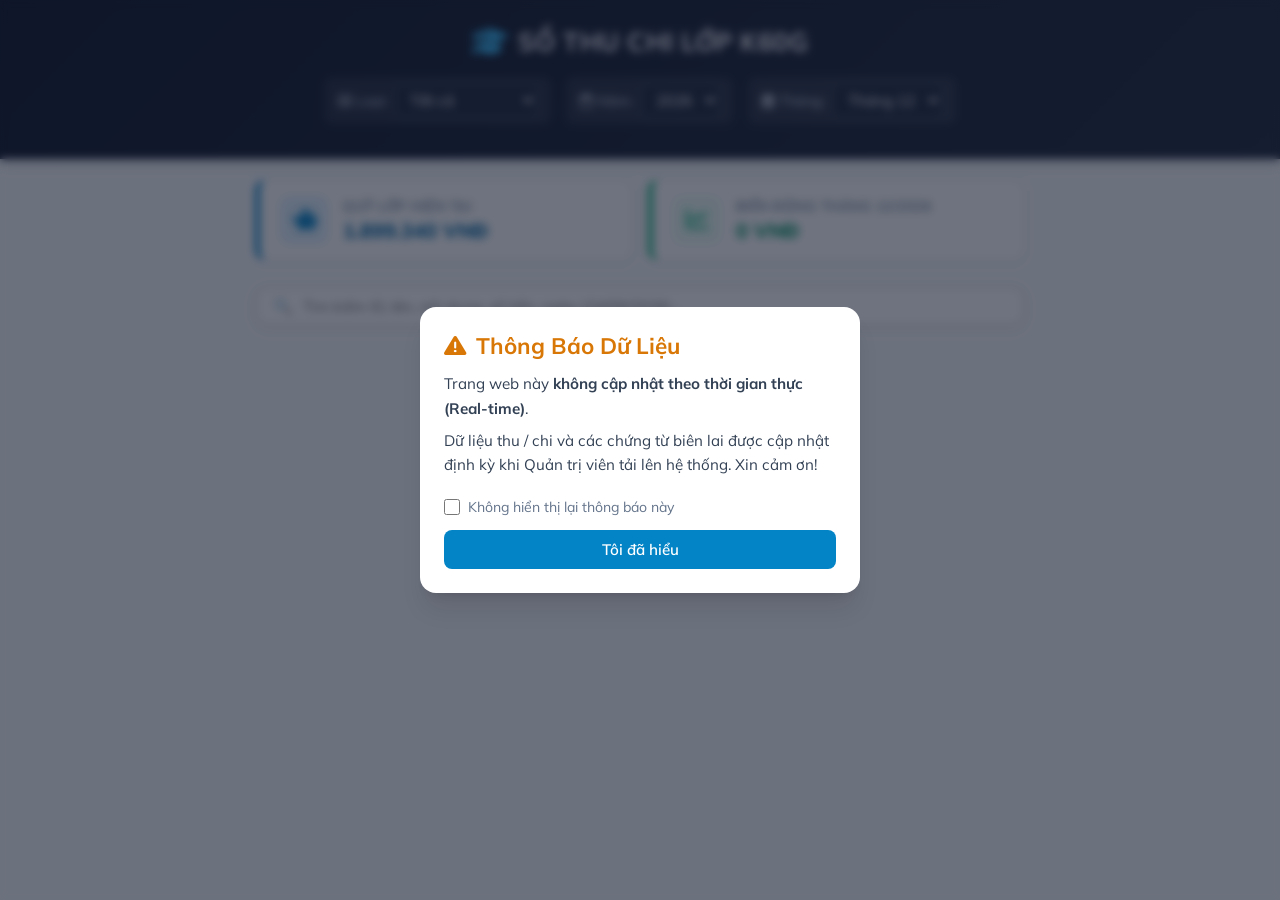
<file: index.html>
<!doctype html>
<html lang="vi">
  <head>
    <meta charset="UTF-8" />
    <meta name="viewport" content="width=device-width, initial-scale=1.0" />

    <!-- Khai báo các thẻ Meta ngăn chặn trình duyệt cache file HTML -->
    <meta
      http-equiv="Cache-Control"
      content="no-cache, no-store, must-revalidate"
    />
    <meta http-equiv="Pragma" content="no-cache" />
    <meta http-equiv="Expires" content="0" />

    <link rel="icon" type="image/jpeg" href="assets/favicon.png" />
    <title>Sổ Thu Chi Lớp Học</title>
    <!-- Chèn vào trong thẻ <head> của index.html và pdf-viewer.html -->
    <link rel="preconnect" href="https://fonts.googleapis.com" />
    <link rel="preconnect" href="https://fonts.gstatic.com" crossorigin />
    <link
      href="https://fonts.googleapis.com/css2?family=Mulish:ital,wght@0,300..900;1,300..900&display=swap"
      rel="stylesheet"
    />

    <link rel="stylesheet" href="css/style.css" />
    <!-- FontAwesome icon -->
    <link
      rel="stylesheet"
      href="https://cdnjs.cloudflare.com/ajax/libs/font-awesome/6.4.0/css/all.min.css"
    />
  </head>
  <body>
    <header class="main-header">
      <!-- 1. Tiêu đề Lớp -->
      <div class="class-title-box">
        <i class="fa-solid fa-graduation-cap"></i>
        <h1 id="class-title">SỔ THU CHI LỚP K60G</h1>
      </div>

      <!-- 2. Bộ lọc Loại & Thời gian -->
      <div class="filter-container">
        <div class="filter-group">
          <label for="select-type"
            ><i class="fa-solid fa-list"></i> Loại:</label
          >
          <select id="select-type">
            <option value="all">Tất cả</option>
            <option value="thu">Khoản Thu (+)</option>
            <option value="chi">Khoản Chi (-)</option>
          </select>
        </div>

        <div class="filter-group">
          <label for="select-year"
            ><i class="fa-regular fa-calendar"></i> Năm:</label
          >
          <select id="select-year">
            <option value="2026">2026</option>
            <option value="2027">2027</option>
            <option value="2028">2028</option>
          </select>
        </div>

        <div class="filter-group">
          <label for="select-month"
            ><i class="fa-regular fa-calendar-days"></i> Tháng:</label
          >
          <select id="select-month">
            <option value="1">Tháng 1</option>
            <option value="2">Tháng 2</option>
            <option value="3">Tháng 3</option>
            <option value="4">Tháng 4</option>
            <option value="5">Tháng 5</option>
            <option value="6">Tháng 6</option>
            <option value="7">Tháng 7</option>
            <option value="8">Tháng 8</option>
            <option value="9">Tháng 9</option>
            <option value="10">Tháng 10</option>
            <option value="11">Tháng 11</option>
            <option value="12">Tháng 12</option>
          </select>
        </div>
      </div>
    </header>

    <main class="container">
      <!-- Khối Bảng Thống Kê Tổng Quan -->
      <div class="summary-container">
        <!-- Thẻ 1: Quỹ Hiện Tại (Toàn thời gian - Cố định ở cả Thu & Chi) -->
        <div class="summary-card balance-card">
          <div class="summary-icon"><i class="fa-solid fa-piggy-bank"></i></div>
          <div class="summary-info">
            <span class="summary-label">Quỹ lớp hiện tại</span>
            <span id="total-balance" class="summary-value">0 VNĐ</span>
          </div>
        </div>

        <!-- Thẻ 2: Tổng Thu/Chi của Tháng đang chọn -->
        <div id="monthly-card" class="summary-card monthly-card thu-mode">
          <div class="summary-icon"><i class="fa-solid fa-chart-line"></i></div>
          <div class="summary-info">
            <span id="monthly-label" class="summary-label"
              >Biến động Tháng 9/2026</span
            >
            <span id="monthly-total" class="summary-value">0 VNĐ</span>
          </div>
        </div>
      </div>

      <!-- Khối thanh tìm kiếm -->
      <div class="search-box-container" id="searchBoxContainer">
        <div class="search-input-wrapper">
          <span class="search-icon">🔍</span>
          <input
            type="text"
            id="searchInput"
            placeholder="Tìm kiếm ID, tên, nội dung, số tiền, ngày (24/09/2026)..."
            autocomplete="off"
          />
          <button id="clearSearchBtn" class="clear-btn" style="display: none">
            ✕
          </button>
        </div>
      </div>

      <!-- Danh sách các ô giao dịch Thu / Chi -->
      <div id="transaction-list" class="transaction-list">
        <!-- Dữ liệu JS sẽ đổ vào đây -->
      </div>
    </main>

    <!-- Nút nổi sửa (chỉ hiện khi máy đã lưu cấu hình repo) -->
    <a
      href="admin.html"
      id="adminFloatBtn"
      class="admin-float-btn"
      title="Chỉnh sửa dữ liệu"
      hidden
    >
      <i class="fa-solid fa-pen"></i>
    </a>

    <!-- Script tạo link tải file động chống Cache hoàn toàn -->
    <script>
      const ts = new Date().getTime(); // Mốc thời gian độc nhất

      const dataScript = document.createElement("script");
      dataScript.src = "js/data.js?v=" + ts;

      dataScript.onload = () => {
        const mainScript = document.createElement("script");
        mainScript.src = "js/main.js?v=" + ts;
        document.body.appendChild(mainScript);
      };

      document.body.appendChild(dataScript);
    </script>

    <!-- Pop-up Thông báo Dữ liệu -->
    <div id="noticeModal" class="modal-overlay">
      <div class="modal-card">
        <div class="modal-header">
          <i class="fa-solid fa-triangle-exclamation"></i>
          <h3>Thông Báo Dữ Liệu</h3>
        </div>
        <div class="modal-body">
          <p>
            Trang web này
            <strong>không cập nhật theo thời gian thực (Real-time)</strong>.
          </p>
          <p>
            Dữ liệu thu / chi và các chứng từ biên lai được cập nhật định kỳ khi
            Quản trị viên tải lên hệ thống. Xin cảm ơn!
          </p>
        </div>
        <div class="modal-footer">
          <label class="checkbox-label">
            <input type="checkbox" id="dontShowAgain" />
            <span>Không hiển thị lại thông báo này</span>
          </label>
          <button id="closeNoticeBtn" class="btn-close-modal">
            Tôi đã hiểu
          </button>
        </div>
      </div>
    </div>
  </body>
</html>
</file>
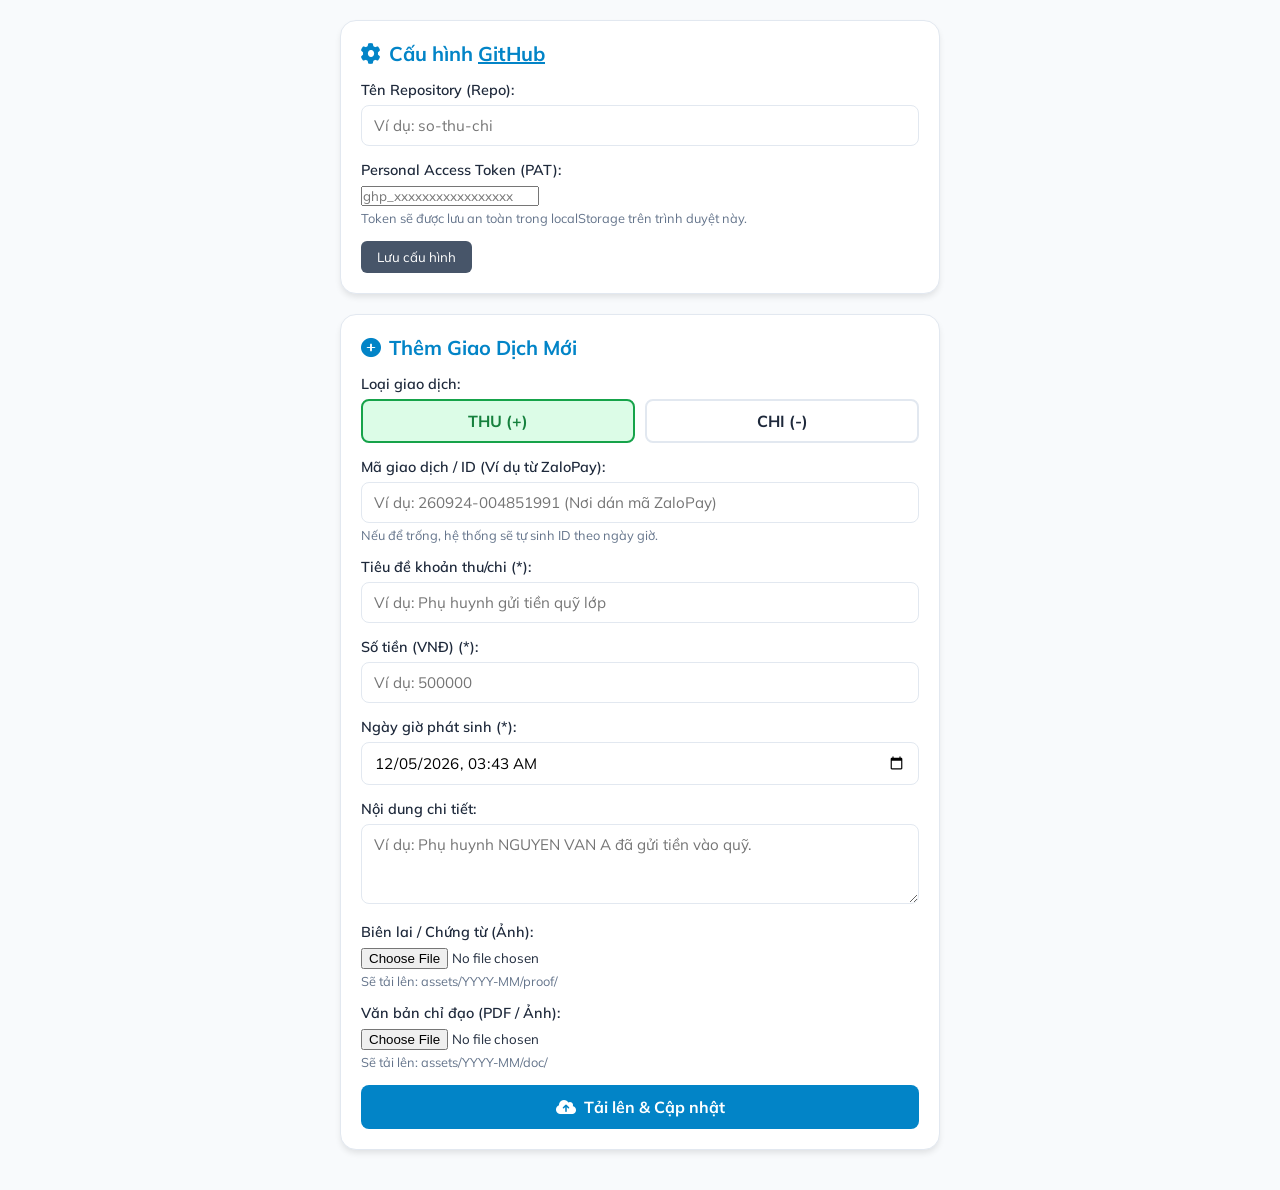
<file: admin.html>
<!doctype html>
<html lang="vi">
  <head>
    <meta charset="UTF-8" />
    <link rel="icon" type="image/jpeg" href="assets/favicon.png" />
    <meta name="viewport" content="width=device-width, initial-scale=1.0" />
    <title>Quản Lý Thu Chi - Thêm Giao Dịch</title>
    <link rel="preconnect" href="https://fonts.googleapis.com" />
    <link rel="preconnect" href="https://fonts.gstatic.com" crossorigin />
    <link
      href="https://fonts.googleapis.com/css2?family=Mulish:ital,wght@0,300..900;1,300..900&display=swap"
      rel="stylesheet"
    />
    <link
      rel="stylesheet"
      href="https://cdnjs.cloudflare.com/ajax/libs/font-awesome/6.4.0/css/all.min.css"
    />
    <style>
      :root {
        --primary-color: #0284c7;
        --bg-color: #f8fafc;
        --card-bg: #ffffff;
        --text-color: #1e293b;
        --border-color: #e2e8f0;
      }

      * {
        box-sizing: border-box;
        margin: 0;
        padding: 0;
        font-family: Mulish, sans-serif;
      }
      body {
        background-color: var(--bg-color);
        color: var(--text-color);
        padding: 20px 12px;
      }
      .container {
        max-width: 600px;
        margin: 0 auto;
      }

      .card {
        background: var(--card-bg);
        border-radius: 16px;
        padding: 20px;
        margin-bottom: 20px;
        box-shadow: 0 4px 6px -1px rgba(0, 0, 0, 0.1);
        border: 1px solid var(--border-color);
      }

      h2 {
        font-size: 1.25rem;
        margin-bottom: 15px;
        color: var(--primary-color);
        display: flex;
        align-items: center;
        gap: 8px;
      }
      .form-group {
        margin-bottom: 15px;
      }
      label {
        display: block;
        font-weight: 600;
        margin-bottom: 6px;
        font-size: 0.9rem;
      }
      input[type="text"],
      input[type="number"],
      input[type="datetime-local"],
      select,
      textarea {
        width: 100%;
        padding: 10px 12px;
        border: 1px solid var(--border-color);
        border-radius: 8px;
        font-size: 0.95rem;
        outline: none;
        transition: border-color 0.2s;
      }
      input:focus,
      select:focus,
      textarea:focus {
        border-color: var(--primary-color);
      }
      textarea {
        resize: vertical;
        min-height: 80px;
      }

      .type-selector {
        display: flex;
        gap: 10px;
      }
      .type-btn {
        flex: 1;
        padding: 10px;
        border: 2px solid var(--border-color);
        border-radius: 8px;
        background: white;
        cursor: pointer;
        font-weight: bold;
        text-align: center;
        transition: all 0.2s;
      }
      .type-btn.active.thu {
        background-color: #dcfce7;
        border-color: #16a34a;
        color: #15803d;
      }
      .type-btn.active.chi {
        background-color: #fee2e2;
        border-color: #dc2626;
        color: #b91c1c;
      }

      .btn-submit {
        width: 100%;
        padding: 12px;
        background: var(--primary-color);
        color: white;
        border: none;
        border-radius: 8px;
        font-size: 1rem;
        font-weight: bold;
        cursor: pointer;
        display: flex;
        justify-content: center;
        align-items: center;
        gap: 8px;
      }
      .btn-submit:disabled {
        background: #94a3b8;
        cursor: not-allowed;
      }

      #statusBox {
        display: none;
        padding: 12px;
        border-radius: 8px;
        margin-top: 15px;
        font-size: 0.9rem;
        line-height: 1.4;
      }
      #statusBox.info {
        background: #e0f2fe;
        color: #0369a1;
        border: 1px solid #bae6fd;
      }
      #statusBox.success {
        background: #dcfce7;
        color: #15803d;
        border: 1px solid #bbf7d0;
      }
      #statusBox.error {
        background: #fee2e2;
        color: #b91c1c;
        border: 1px solid #fecaca;
      }

      .file-hint {
        font-size: 0.8rem;
        color: #64748b;
        margin-top: 4px;
      }
    </style>
  </head>
  <body>
    <div class="container">
      <!-- Cấu hình GitHub (PAT Token) -->
      <div class="card">
        <h2>
          <i class="fa-solid fa-gear"></i>
          <span
            >Cấu hình
            <a
              href="https://github.com/CTXL1029/so-theo-doi-thu-chi"
              target="_blank"
              style="color: var(--primary-color); text-decoration: underline"
              >GitHub</a
            ></span
          >
        </h2>
        <div class="form-group">
          <label>Tên Repository (Repo):</label>
          <input type="text" id="ghRepo" placeholder="Ví dụ: so-thu-chi" />
        </div>
        <div class="form-group">
          <label>Personal Access Token (PAT):</label>
          <input
            type="password"
            id="ghToken"
            placeholder="ghp_xxxxxxxxxxxxxxxxx"
          />
          <p class="file-hint">
            Token sẽ được lưu an toàn trong localStorage trên trình duyệt này.
          </p>
        </div>
        <button
          type="button"
          onclick="saveConfig()"
          style="
            padding: 8px 16px;
            background: #475569;
            color: white;
            border: none;
            border-radius: 6px;
            cursor: pointer;
          "
        >
          Lưu cấu hình
        </button>
      </div>

      <!-- Form Nhập Khoản Thu/Chi -->
      <div class="card">
        <h2><i class="fa-solid fa-plus-circle"></i> Thêm Giao Dịch Mới</h2>
        <form id="transactionForm">
          <div class="form-group">
            <label>Loại giao dịch:</label>
            <div class="type-selector">
              <div class="type-btn thu active" onclick="selectType('thu')">
                THU (+)
              </div>
              <div class="type-btn chi" onclick="selectType('chi')">
                CHI (-)
              </div>
            </div>
          </div>

          <!-- Ô nhập Mã Giao Dịch / ID tùy chọn -->
          <div class="form-group">
            <label>Mã giao dịch / ID (Ví dụ từ ZaloPay):</label>
            <input
              type="text"
              id="customId"
              placeholder="Ví dụ: 260924-004851991 (Nơi dán mã ZaloPay)"
            />
            <p class="file-hint">
              Nếu để trống, hệ thống sẽ tự sinh ID theo ngày giờ.
            </p>
          </div>

          <div class="form-group">
            <label>Tiêu đề khoản thu/chi (*):</label>
            <input
              type="text"
              id="title"
              required
              placeholder="Ví dụ: Phụ huynh gửi tiền quỹ lớp"
            />
          </div>

          <div class="form-group">
            <label>Số tiền (VNĐ) (*):</label>
            <input
              type="number"
              id="amount"
              required
              placeholder="Ví dụ: 500000"
            />
          </div>

          <div class="form-group">
            <label>Ngày giờ phát sinh (*):</label>
            <input type="datetime-local" id="datetime" required />
          </div>

          <div class="form-group">
            <label>Nội dung chi tiết:</label>
            <textarea
              id="content"
              placeholder="Ví dụ: Phụ huynh NGUYEN VAN A đã gửi tiền vào quỹ."
            ></textarea>
          </div>

          <div class="form-group">
            <label>Biên lai / Chứng từ (Ảnh):</label>
            <input type="file" id="receiptFile" accept="image/*" />
            <p class="file-hint">Sẽ tải lên: assets/YYYY-MM/proof/</p>
          </div>

          <div class="form-group">
            <label>Văn bản chỉ đạo (PDF / Ảnh):</label>
            <input type="file" id="docFile" accept=".pdf,image/*" />
            <p class="file-hint">Sẽ tải lên: assets/YYYY-MM/doc/</p>
          </div>

          <button type="submit" class="btn-submit" id="submitBtn">
            <i class="fa-solid fa-cloud-arrow-up"></i> Tải lên & Cập nhật
          </button>

          <div id="statusBox"></div>
        </form>
      </div>
    </div>

    <script>
      let selectedType = "thu";

      // 1. Khởi tạo cấu hình và thiết lập thời gian địa phương
      document.addEventListener("DOMContentLoaded", () => {
        document.getElementById("ghRepo").value =
          localStorage.getItem("gh_repo") || "";
        document.getElementById("ghToken").value =
          localStorage.getItem("gh_token") || "";

        // Set thời gian hiện tại chuẩn theo múi giờ địa phương (Local Time)
        const now = new Date();
        const year = now.getFullYear();
        const month = String(now.getMonth() + 1).padStart(2, "0");
        const day = String(now.getDate()).padStart(2, "0");
        const hours = String(now.getHours()).padStart(2, "0");
        const minutes = String(now.getMinutes()).padStart(2, "0");

        document.getElementById("datetime").value =
          `${year}-${month}-${day}T${hours}:${minutes}`;
      });

      function saveConfig() {
        localStorage.setItem(
          "gh_repo",
          document.getElementById("ghRepo").value.trim(),
        );
        localStorage.setItem(
          "gh_token",
          document.getElementById("ghToken").value.trim(),
        );
        showStatus("info", "Đã lưu cấu hình GitHub!");
      }

      function selectType(type) {
        selectedType = type;
        document
          .querySelectorAll(".type-btn")
          .forEach((btn) => btn.classList.remove("active"));
        document.querySelector(`.type-btn.${type}`).classList.add("active");
      }

      function showStatus(type, message) {
        const box = document.getElementById("statusBox");
        box.className = type;
        box.style.display = "block";
        box.innerHTML = message;
      }

      // 2. Chuyển File sang Base64
      function fileToBase64(file) {
        return new Promise((resolve, reject) => {
          const reader = new FileReader();
          reader.readAsDataURL(file);
          reader.onload = () => resolve(reader.result.split(",")[1]);
          reader.onerror = (error) => reject(error);
        });
      }

      // 3. Gọi GitHub API Upload File
      async function uploadToGitHub(path, base64Content, message, token, repo) {
        const url = `https://api.github.com/repos/CTXL1029/${repo}/contents/${path}`;

        let sha = null;
        try {
          const checkRes = await fetch(url, {
            headers: { Authorization: `Bearer ${token}` },
          });
          if (checkRes.ok) {
            const data = await checkRes.json();
            sha = data.sha;
          }
        } catch (e) {}

        const body = { message, content: base64Content };
        if (sha) body.sha = sha;

        const res = await fetch(url, {
          method: "PUT",
          headers: {
            Authorization: `Bearer ${token}`,
            "Content-Type": "application/json",
            Accept: "application/vnd.github+json",
          },
          body: JSON.stringify(body),
        });

        if (!res.ok) {
          const err = await res.json();
          throw new Error(err.message || "Lỗi upload file lên GitHub");
        }
        return await res.json();
      }

      // 4. Xử lý chính khi bấm Submit Form
      document
        .getElementById("transactionForm")
        .addEventListener("submit", async (e) => {
          e.preventDefault();

          const repo = document.getElementById("ghRepo").value.trim();
          const token = document.getElementById("ghToken").value.trim();

          if (!repo || !token) {
            alert("Vui lòng điền đầy đủ cấu hình GitHub (Repo, Token)!");
            return;
          }

          const customId = document.getElementById("customId").value.trim();
          const title = document.getElementById("title").value.trim();
          const rawAmount = parseInt(document.getElementById("amount").value);
          const datetimeInput = document.getElementById("datetime").value; // Dạng: YYYY-MM-DDTHH:mm
          const content = document.getElementById("content").value.trim();
          const receiptFile = document.getElementById("receiptFile").files[0];
          const docFile = document.getElementById("docFile").files[0];

          const submitBtn = document.getElementById("submitBtn");
          submitBtn.disabled = true;

          try {
            // Giữ nguyên chuỗi Giờ địa phương, không dùng toISOString() để tránh lệch UTC
            const isoDatetime =
              datetimeInput.length === 16
                ? `${datetimeInput}:00`
                : datetimeInput;
            const yearMonth = isoDatetime.slice(0, 7); // YYYY-MM

            // Xác định ID giao dịch
            let id = customId;
            if (!id) {
              const dateStr = isoDatetime.slice(2, 10).replace(/-/g, "");
              const timeStr = isoDatetime.slice(11, 19).replace(/:/g, "");
              id = `${dateStr}-${timeStr}`;
            }

            // Tên file an toàn (loại bỏ ký tự đặc biệt)
            const safeFileId = id.replace(/[^a-zA-Z0-9_-]/g, "_");
            const formattedAmount = rawAmount.toLocaleString("vi-VN") + " VNĐ";

            let receiptUrl = "";
            let pdfUrl = "";

            // BƯỚC 1: Upload Ảnh Biên lai (nếu có)
            if (receiptFile) {
              showStatus("info", "⏳ Đang tải ảnh biên lai lên GitHub...");
              const ext = receiptFile.name.split(".").pop();
              const receiptPath = `assets/${yearMonth}/proof/${safeFileId}.${ext}`;
              const base64 = await fileToBase64(receiptFile);

              await uploadToGitHub(
                receiptPath,
                base64,
                `Upload receipt #${id}`,
                token,
                repo,
              );
              receiptUrl = receiptPath;
            }

            // BƯỚC 2: Upload Văn bản chỉ đạo (nếu có)
            if (docFile) {
              showStatus("info", "⏳ Đang tải văn bản chỉ đạo lên GitHub...");
              const ext = docFile.name.split(".").pop();
              const docPath = `assets/${yearMonth}/doc/${safeFileId}.${ext}`;
              const base64 = await fileToBase64(docFile);

              await uploadToGitHub(
                docPath,
                base64,
                `Upload doc #${id}`,
                token,
                repo,
              );
              pdfUrl = docPath;
            }

            // BƯỚC 3: Cập nhật file js/data.js
            showStatus("info", "⏳ Đang lấy dữ liệu tệp js/data.js...");
            const dataFileUrl = `https://api.github.com/repos/CTXL1029/${repo}/contents/js/data.js`;
            const dataRes = await fetch(dataFileUrl, {
              headers: { Authorization: `Bearer ${token}` },
            });

            if (!dataRes.ok)
              throw new Error("Không thể đọc tệp js/data.js từ GitHub");

            const dataJson = await dataRes.json();

            // Giải mã mã nguồn UTF-8 chuẩn
            const bytes = Uint8Array.from(
              atob(dataJson.content.replace(/\s/g, "")),
              (c) => c.charCodeAt(0),
            );
            const currentJsText = new TextDecoder().decode(bytes);

            // Trích xuất mảng transactionsData
            const arrayMatch = currentJsText.match(
              /const\s+transactionsData\s*=\s*(\[\s*[\s\S]*?\])\s*;?/,
            );
            if (!arrayMatch)
              throw new Error(
                "Cấu trúc tệp js/data.js không đúng định dạng 'const transactionsData = [...]'",
              );

            let transactions = eval(arrayMatch[1]);

            // Tạo đối tượng giao dịch mới
            const newTransaction = {
              id: id,
              type: selectedType,
              datetime: isoDatetime,
              title: title,
              content: content,
              amount: formattedAmount,
            };
            if (receiptUrl) newTransaction.receiptUrl = receiptUrl;
            if (pdfUrl) newTransaction.pdfUrl = pdfUrl;

            // Chèn giao dịch mới vào đầu mảng
            transactions.unshift(newTransaction);

            // Định dạng lại tệp JS sạch sẽ (thụt lề 2 spaces chuẩn)
            const newJsContent = `const transactionsData = ${JSON.stringify(transactions, null, 2)};\n`;

            // Mã hóa Base64 chuẩn UTF-8
            const encoder = new TextEncoder();
            const dataBytes = encoder.encode(newJsContent);
            let binaryStr = "";
            dataBytes.forEach((b) => (binaryStr += String.fromCharCode(b)));
            const newBase64 = btoa(binaryStr);

            // Commit đè lên file js/data.js
            showStatus("info", "⏳ Đang lưu tệp js/data.js...");
            await uploadToGitHub(
              "js/data.js",
              newBase64,
              `Thêm giao dịch #${id}`,
              token,
              repo,
            );

            showStatus(
              "success",
              `🎉 **Thành công!** Đã thêm giao dịch **#${id}**. Trang web sẽ tự động cập nhật sau 20-30 giây.`,
            );

            // Reset form (giữ nguyên cấu hình GitHub)
            document.getElementById("transactionForm").reset();
            selectType("thu");

            // Cập nhật lại thời gian mặc định cho lượt nhập tiếp theo
            const resetNow = new Date();
            const rY = resetNow.getFullYear();
            const rM = String(resetNow.getMonth() + 1).padStart(2, "0");
            const rD = String(resetNow.getDate()).padStart(2, "0");
            const rH = String(resetNow.getHours()).padStart(2, "0");
            const rMin = String(resetNow.getMinutes()).padStart(2, "0");
            document.getElementById("datetime").value =
              `${rY}-${rM}-${rD}T${rH}:${rMin}`;
          } catch (err) {
            console.error(err);
            showStatus("error", `❌ Lỗi: ${err.message}`);
          } finally {
            submitBtn.disabled = false;
          }
        });
    </script>
  </body>
</html>
</file>
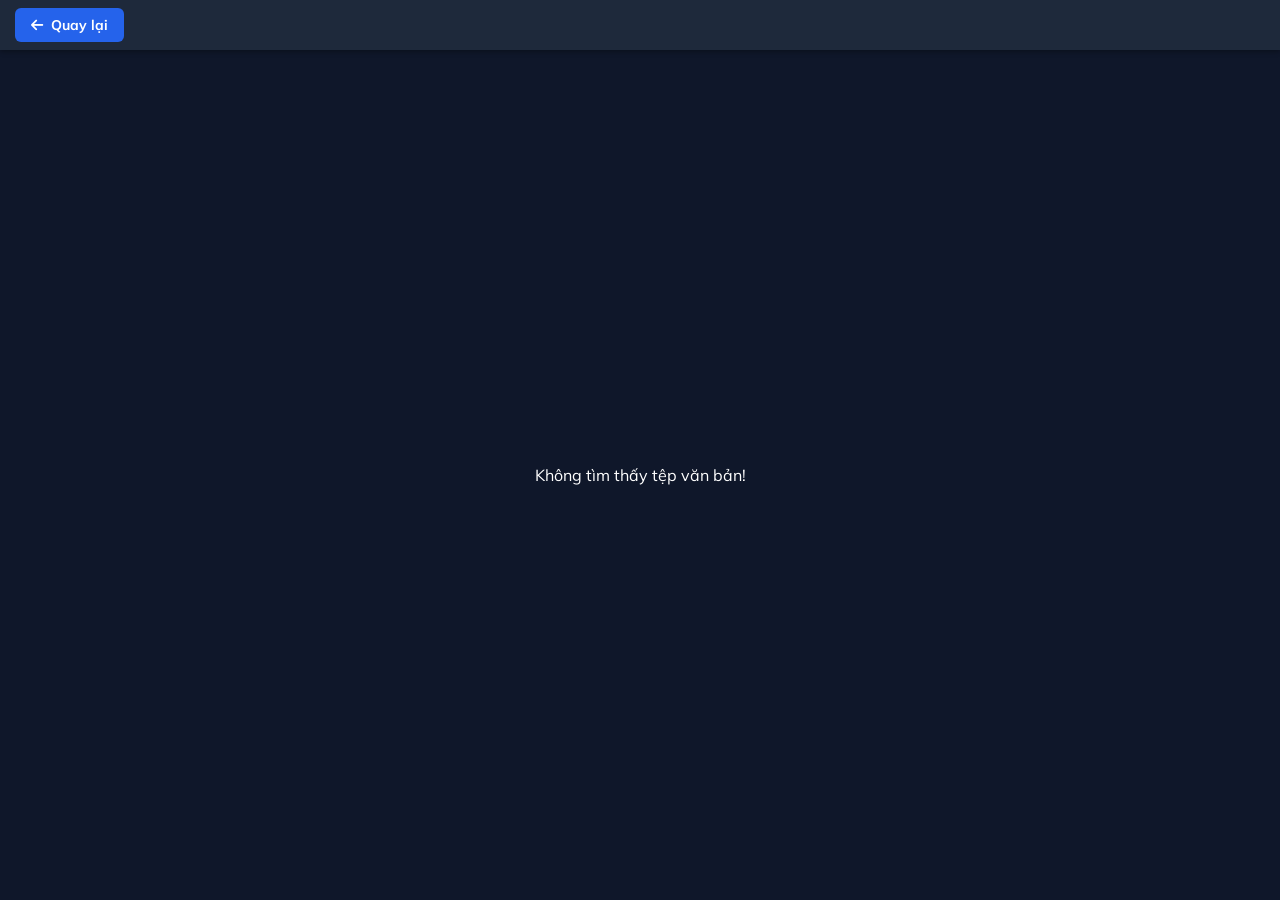
<file: doc-viewer.html>
<!doctype html>
<html lang="vi">
  <head>
    <meta charset="UTF-8" />
    <link rel="icon" type="image/jpeg" href="assets/favicon.png" />
    <meta name="viewport" content="width=device-width, initial-scale=1.0" />
    <title>Văn Bản Chỉ Đạo</title>
    <!-- Google Fonts Mulish -->
    <link rel="preconnect" href="https://fonts.googleapis.com" />
    <link rel="preconnect" href="https://fonts.gstatic.com" crossorigin />
    <link
      href="https://fonts.googleapis.com/css2?family=Mulish:ital,wght@0,300..900;1,300..900&display=swap"
      rel="stylesheet"
    />
    <link
      rel="stylesheet"
      href="https://cdnjs.cloudflare.com/ajax/libs/font-awesome/6.4.0/css/all.min.css"
    />
    <style>
      * {
        box-sizing: border-box;
        margin: 0;
        padding: 0;
        font-family: "Mulish", sans-serif;
      }
      body,
      html {
        height: 100%;
        width: 100%;
        background-color: #0f172a;
        overflow: hidden;
      }
      .top-bar {
        position: fixed;
        top: 0;
        left: 0;
        width: 100%;
        height: 50px;
        background-color: #1e293b;
        display: flex;
        align-items: center;
        padding: 0 15px;
        z-index: 1000;
        box-shadow: 0 2px 5px rgba(0, 0, 0, 0.3);
      }
      .btn-back {
        background-color: #2563eb;
        color: white;
        border: none;
        padding: 8px 16px;
        font-size: 14px;
        font-weight: 700;
        border-radius: 6px;
        cursor: pointer;
        display: flex;
        align-items: center;
        gap: 8px;
        text-decoration: none;
        transition: background 0.2s;
      }
      .btn-back:hover {
        background-color: #1d4ed8;
      }
      .viewer-container {
        width: 100%;
        height: calc(100% - 50px);
        margin-top: 50px;
        display: flex;
        align-items: center;
        justify-content: center;
        overflow: auto;
        padding: 20px;
      }
      iframe {
        width: 100%;
        height: 100%;
        border: none;
      }
      .doc-image {
        max-width: 100%;
        max-height: 100%;
        object-fit: contain;
        border-radius: 8px;
        box-shadow: 0 4px 15px rgba(0, 0, 0, 0.5);
      }
    </style>
  </head>
  <body>
    <div class="top-bar">
      <button class="btn-back" onclick="goBack()">
        <i class="fa-solid fa-arrow-left"></i> Quay lại
      </button>
    </div>

    <div id="viewer-container" class="viewer-container">
      <!-- Nội dung PDF hoặc Ảnh sẽ tự động chèn vào đây -->
    </div>

    <script>
      const urlParams = new URLSearchParams(window.location.search);
      const fileUrl = urlParams.get("file");
      const container = document.getElementById("viewer-container");

      if (fileUrl) {
        const decodedUrl = decodeURIComponent(fileUrl);
        const ext = decodedUrl.split(".").pop().toLowerCase();

        // Nếu tệp là PDF -> dùng iframe, nếu là Ảnh -> dùng thẻ img
        if (ext === "pdf") {
          container.innerHTML = `<iframe src="${decodedUrl}" type="application/pdf"></iframe>`;
        } else {
          container.innerHTML = `<img src="${decodedUrl}" alt="Văn bản chỉ đạo" class="doc-image">`;
        }
      } else {
        container.innerHTML =
          '<p style="color: white;">Không tìm thấy tệp văn bản!</p>';
      }

      function goBack() {
        if (window.history.length > 1) {
          window.history.back();
        } else {
          window.close();
        }
      }
    </script>
  </body>
</html>
</file>
<file: css/style.css>
* {
  box-sizing: border-box;
  margin: 0;
  padding: 0;
  font-family: "Mulish", sans-serif;
}

body {
  background-color: #f8fafc;
  color: #334155;
  padding-bottom: 50px;
}

/* --- HEADER --- */
.main-header {
  background: linear-gradient(135deg, #0f172a 0%, #1e293b 100%);
  color: white;
  padding: 25px 15px 20px;
  text-align: center;
  box-shadow: 0 4px 12px rgba(0, 0, 0, 0.15);
}

.class-title-box {
  display: flex;
  align-items: center;
  justify-content: center;
  gap: 10px;
  margin-bottom: 20px;
}

.class-title-box i {
  font-size: 1.8rem;
  color: #38bdf8;
}

.class-title-box h1 {
  font-size: 1.6rem;
  font-weight: 700;
  letter-spacing: 0.5px;
}

/* --- BỘ LỌC THÁNG / NĂM / LOẠI --- */
.filter-container {
  display: flex;
  justify-content: center;
  gap: 15px;
  flex-wrap: wrap;
  margin-bottom: 15px;
}

.filter-group {
  display: flex;
  align-items: center;
  gap: 8px;
  background: rgba(255, 255, 255, 0.08);
  padding: 6px 14px;
  border-radius: 8px;
  backdrop-filter: blur(5px);
}

.filter-group label {
  font-size: 0.9rem;
  color: #cbd5e1;
}

.filter-group select {
  background-color: #1e293b;
  color: white;
  border: 1px solid #475569;
  padding: 6px 10px;
  border-radius: 6px;
  font-size: 0.95rem;
  outline: none;
  cursor: pointer;
}

/* --- CONTAINER & SUMMARY --- */
.container {
  max-width: 800px;
  margin: 20px auto;
  padding: 0 15px;
}

/* --- BẢNG THỐNG KÊ TỔNG QUAN (DASHBOARD) --- */
.summary-container {
  display: grid;
  grid-template-columns: repeat(auto-fit, minmax(280px, 1fr));
  gap: 15px;
  margin-bottom: 25px;
}

.summary-card {
  background: white;
  border-radius: 12px;
  padding: 16px 20px;
  display: flex;
  align-items: center;
  gap: 15px;
  box-shadow: 0 2px 8px rgba(0, 0, 0, 0.05);
  border: 1px solid #e2e8f0;
  transition: transform 0.2s ease;
}

.summary-card:hover {
  transform: translateY(-2px);
}

.summary-icon {
  width: 48px;
  height: 48px;
  border-radius: 10px;
  display: flex;
  align-items: center;
  justify-content: center;
  font-size: 1.4rem;
}

/* Thẻ 1: Quỹ Hiện Tại */
.balance-card {
  border-left: 5px solid #0284c7;
}

.balance-card .summary-icon {
  background-color: #e0f2fe;
  color: #0284c7;
}

.balance-card .summary-value {
  color: #0369a1;
}

/* Thẻ 2: Tổng Tháng (Mode THU) */
.monthly-card.thu-mode {
  border-left: 5px solid #10b981;
}

.monthly-card.thu-mode .summary-icon {
  background-color: #ecfdf5;
  color: #10b981;
}

.monthly-card.thu-mode .summary-value {
  color: #059669;
}

/* Thẻ 2: Tổng Tháng (Mode CHI) */
.monthly-card.chi-mode {
  border-left: 5px solid #ef4444;
}

.monthly-card.chi-mode .summary-icon {
  background-color: #fef2f2;
  color: #ef4444;
}

.monthly-card.chi-mode .summary-value {
  color: #dc2626;
}

.summary-info {
  display: flex;
  flex-direction: column;
}

.summary-label {
  font-size: 0.85rem;
  font-weight: 600;
  color: #64748b;
  text-transform: uppercase;
  letter-spacing: 0.5px;
}

.summary-value {
  font-size: 1.25rem;
  font-weight: 800;
  margin-top: 4px;
}

/* --- CARD ITEM (Accordion) --- */
.transaction-item {
  background: white;
  border-radius: 10px;
  margin-bottom: 15px;
  overflow: hidden;
  box-shadow: 0 2px 5px rgba(0, 0, 0, 0.04);
  border: 1px solid #e2e8f0;
  transition: all 0.3s ease;
}

/* Thêm viền trái báo cáo */
.transaction-item.thu {
  border-left: 5px solid #10b981;
}
.transaction-item.chi {
  border-left: 5px solid #ef4444;
}

.transaction-header {
  padding: 15px 20px;
  background-color: #ffffff;
  cursor: pointer;
  display: flex;
  justify-content: space-between;
  align-items: center;
  user-select: none;
}

.transaction-header:hover {
  background-color: #f8fafc;
}

.date-info {
  display: flex;
  flex-direction: column;
}

.date-str {
  font-weight: 700;
  font-size: 1.05rem;
  color: #0f172a;
}

.time-str {
  font-size: 0.85rem;
  color: #64748b;
  margin-top: 2px;
}

/* Hiển thị số tiền nhỏ ở HEADER (Dưới giờ) */
.amount-preview {
  font-size: 1.1rem;
  font-weight: 800;
  margin-top: 6px;
}
.amount-preview.thu {
  color: #059669;
}
.amount-preview.chi {
  color: #dc2626;
}

.title-preview {
  font-size: 0.95rem;
  color: #334155;
  margin-top: 6px;
  font-weight: 600;
}

.toggle-icon {
  font-size: 1.1rem;
  color: #94a3b8;
  transition: transform 0.3s ease;
}

/* Expanded State */
.transaction-body {
  max-height: 0;
  overflow: hidden;
  transition:
    max-height 0.3s ease-out,
    padding 0.3s ease;
  padding: 0 20px;
  background-color: #fafafa;
  border-top: 1px solid #f1f5f9;
}

.transaction-item.active .transaction-body {
  padding: 20px;
  max-height: 2000px;
}

.transaction-item.active .toggle-icon {
  transform: rotate(180deg);
}

/* Details inside */
.amount-badge {
  display: inline-block;
  padding: 6px 12px;
  border-radius: 6px;
  font-weight: 700;
  font-size: 1.1rem;
  margin-bottom: 15px;
}

.amount-badge.thu {
  background-color: #ecfdf5;
  color: #059669;
}

.amount-badge.chi {
  background-color: #fef2f2;
  color: #dc2626;
}

.content-box {
  margin-bottom: 15px;
}

.content-box h4 {
  font-size: 0.85rem;
  color: #64748b;
  margin-bottom: 5px;
  text-transform: uppercase;
  letter-spacing: 0.5px;
}

.content-box p {
  font-size: 0.95rem;
  line-height: 1.5;
  color: #1e293b;
}

.btn-pdf {
  display: inline-flex;
  align-items: center;
  gap: 8px;
  background-color: #2563eb;
  color: white;
  padding: 8px 16px;
  border-radius: 6px;
  text-decoration: none;
  font-size: 0.9rem;
  font-weight: 600;
  margin-bottom: 20px;
  transition: background 0.2s;
}

.btn-pdf:hover {
  background-color: #1d4ed8;
}

.receipt-box h4 {
  font-size: 0.85rem;
  color: #64748b;
  margin-bottom: 8px;
  text-transform: uppercase;
  letter-spacing: 0.5px;
}

.receipt-img {
  width: 100%;
  max-width: 500px;
  border-radius: 8px;
  border: 1px solid #cbd5e1;
  display: block;
}

.no-data {
  text-align: center;
  padding: 40px;
  color: #94a3b8;
  font-size: 1.05rem;
}

/* Container thanh tìm kiếm */
.search-box-container {
  position: sticky;
  top: 10px;
  z-index: 99;
  margin: 15px 0 20px 0;
  transition: all 0.3s ease;
}

.search-input-wrapper {
  display: flex;
  align-items: center;
  background-color: #ffffff;
  border: 2px solid #e0e0e0;
  border-radius: 12px;
  padding: 8px 16px;
  box-shadow: 0 4px 12px rgba(0, 0, 0, 0.05);
  transition:
    border-color 0.3s ease,
    box-shadow 0.3s ease;
}

.search-input-wrapper:focus-within {
  border-color: #007bff;
  box-shadow: 0 6px 16px rgba(0, 123, 255, 0.2);
}

.search-icon {
  font-size: 16px;
  margin-right: 10px;
  opacity: 0.6;
}

#searchInput {
  width: 100%;
  border: none;
  outline: none;
  font-size: 15px;
  color: #333;
  background: transparent;
}

.clear-btn {
  background: none;
  border: none;
  font-size: 14px;
  color: #888;
  cursor: pointer;
  padding: 0 4px;
  border-radius: 50%;
}

.clear-btn:hover {
  color: #333;
}

/* Styling Pop-up Notice Modal */
.modal-overlay {
  position: fixed;
  top: 0;
  left: 0;
  width: 100%;
  height: 100%;
  background: rgba(15, 23, 42, 0.6);
  backdrop-filter: blur(4px);
  display: flex;
  align-items: center;
  justify-content: center;
  z-index: 9999;
  opacity: 0;
  visibility: hidden;
  transition:
    opacity 0.3s ease,
    visibility 0.3s ease;
  padding: 16px;
}

.modal-overlay.active {
  opacity: 1;
  visibility: visible;
}

.modal-card {
  background: #ffffff;
  width: 100%;
  max-width: 440px;
  border-radius: 16px;
  padding: 24px;
  box-shadow:
    0 20px 25px -5px rgba(0, 0, 0, 0.1),
    0 8px 10px -6px rgba(0, 0, 0, 0.1);
  transform: scale(0.9);
  transition: transform 0.3s ease;
}

.modal-overlay.active .modal-card {
  transform: scale(1);
}

.modal-header {
  display: flex;
  align-items: center;
  gap: 10px;
  color: #d97706; /* Màu cam cảnh báo */
  font-size: 1.2rem;
  margin-bottom: 12px;
}

.modal-header i {
  font-size: 1.4rem;
}

.modal-body {
  color: #334155;
  font-size: 0.95rem;
  line-height: 1.6;
  margin-bottom: 20px;
}

.modal-body p + p {
  margin-top: 8px;
}

.modal-footer {
  display: flex;
  flex-direction: column;
  gap: 14px;
}

.checkbox-label {
  display: flex;
  align-items: center;
  gap: 8px;
  font-size: 0.88rem;
  color: #64748b;
  cursor: pointer;
  user-select: none;
}

.checkbox-label input[type="checkbox"] {
  width: 16px;
  height: 16px;
  accent-color: #0284c7;
  cursor: pointer;
}

.btn-close-modal {
  width: 100%;
  padding: 10px;
  background: #0284c7;
  color: #ffffff;
  border: none;
  border-radius: 8px;
  font-size: 0.95rem;
  font-weight: 600;
  cursor: pointer;
  transition: background-color 0.2s;
}

.btn-close-modal:hover {
  background: #0369a1;
}

/* --- NÚT NỔI CHUYỂN SANG TRANG ADMIN (thiết kế theo sample) --- */
.admin-float-btn {
  position: fixed;
  bottom: 30px;
  right: 30px;
  width: 55px;
  height: 55px;
  color: black;
  border-radius: 50%;
  display: flex;
  justify-content: center;
  align-items: center;
  font-size: 24px;
  cursor: pointer;
  z-index: 1000;
  text-decoration: none;
  transition:
    transform 0.2s,
    background-color 0.2s;
}

/* Ẩn mặc định, chỉ hiện khi JS bỏ thuộc tính hidden */
.admin-float-btn[hidden] {
  display: none;
}

.admin-float-btn:hover {
  transform: scale(1.1);
  background-color: green;
  color: #fff;
  box-shadow: 0 5px 15px rgba(0, 0, 0, 0.5);
}

@media (max-width: 768px) {
  .admin-float-btn {
    bottom: 20px;
    right: 20px;
  }
}
</file>
